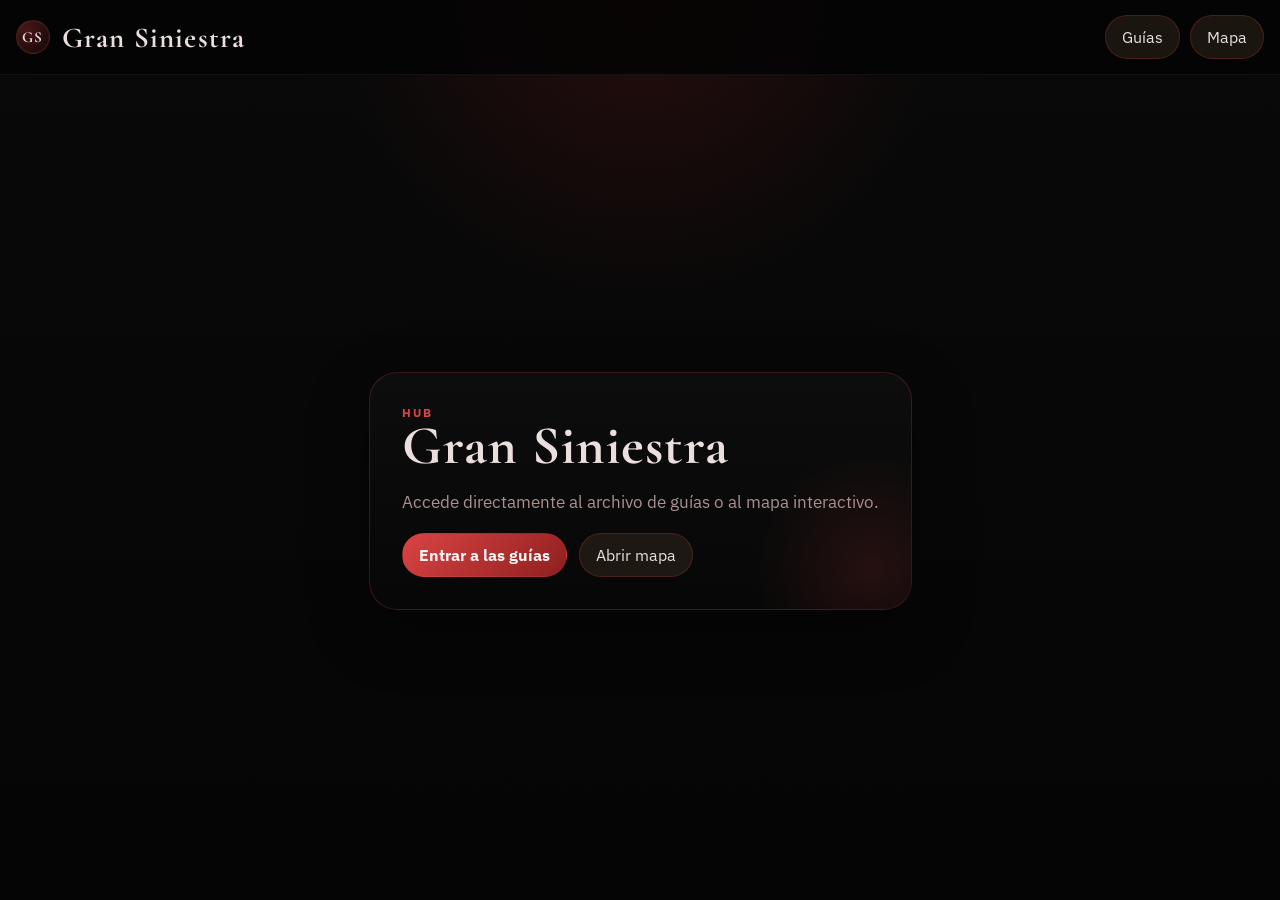
<file: index.html>
<!DOCTYPE html>
<html lang="es">
<head>
  <meta charset="utf-8" />
  <meta name="viewport" content="width=device-width, initial-scale=1" />
  <title>Gran Siniestra</title>
  <meta
    name="description"
    content="Hub principal para entrar a las guías o al mapa de Gran Siniestra."
  />
  <link rel="stylesheet" href="./assets/styles/main.css" />
</head>
<body>
  <header class="topbar">
    <div class="container inner">
      <a class="brand" href="./index.html">
        <span class="brand-mark">GS</span>
        <span>Gran Siniestra</span>
      </a>
      <nav class="nav">
        <a href="./guias.html">Guías</a>
        <a href="./mapa.html">Mapa</a>
      </nav>
    </div>
  </header>

  <main>
    <section class="hero hero-hub">
      <div class="container hero-hub-inner">
        <div class="hero-panel">
          <div class="eyebrow">Hub</div>
          <h1>Gran Siniestra</h1>
          <p class="lede muted">
            Accede directamente al archivo de guías o al mapa interactivo.
          </p>
          <div class="actions">
            <a class="button button-primary" href="./guias.html">Entrar a las guías</a>
            <a class="button" href="./mapa.html">Abrir mapa</a>
          </div>
        </div>
      </div>
    </section>
  </main>
</body>
</html>
</file>
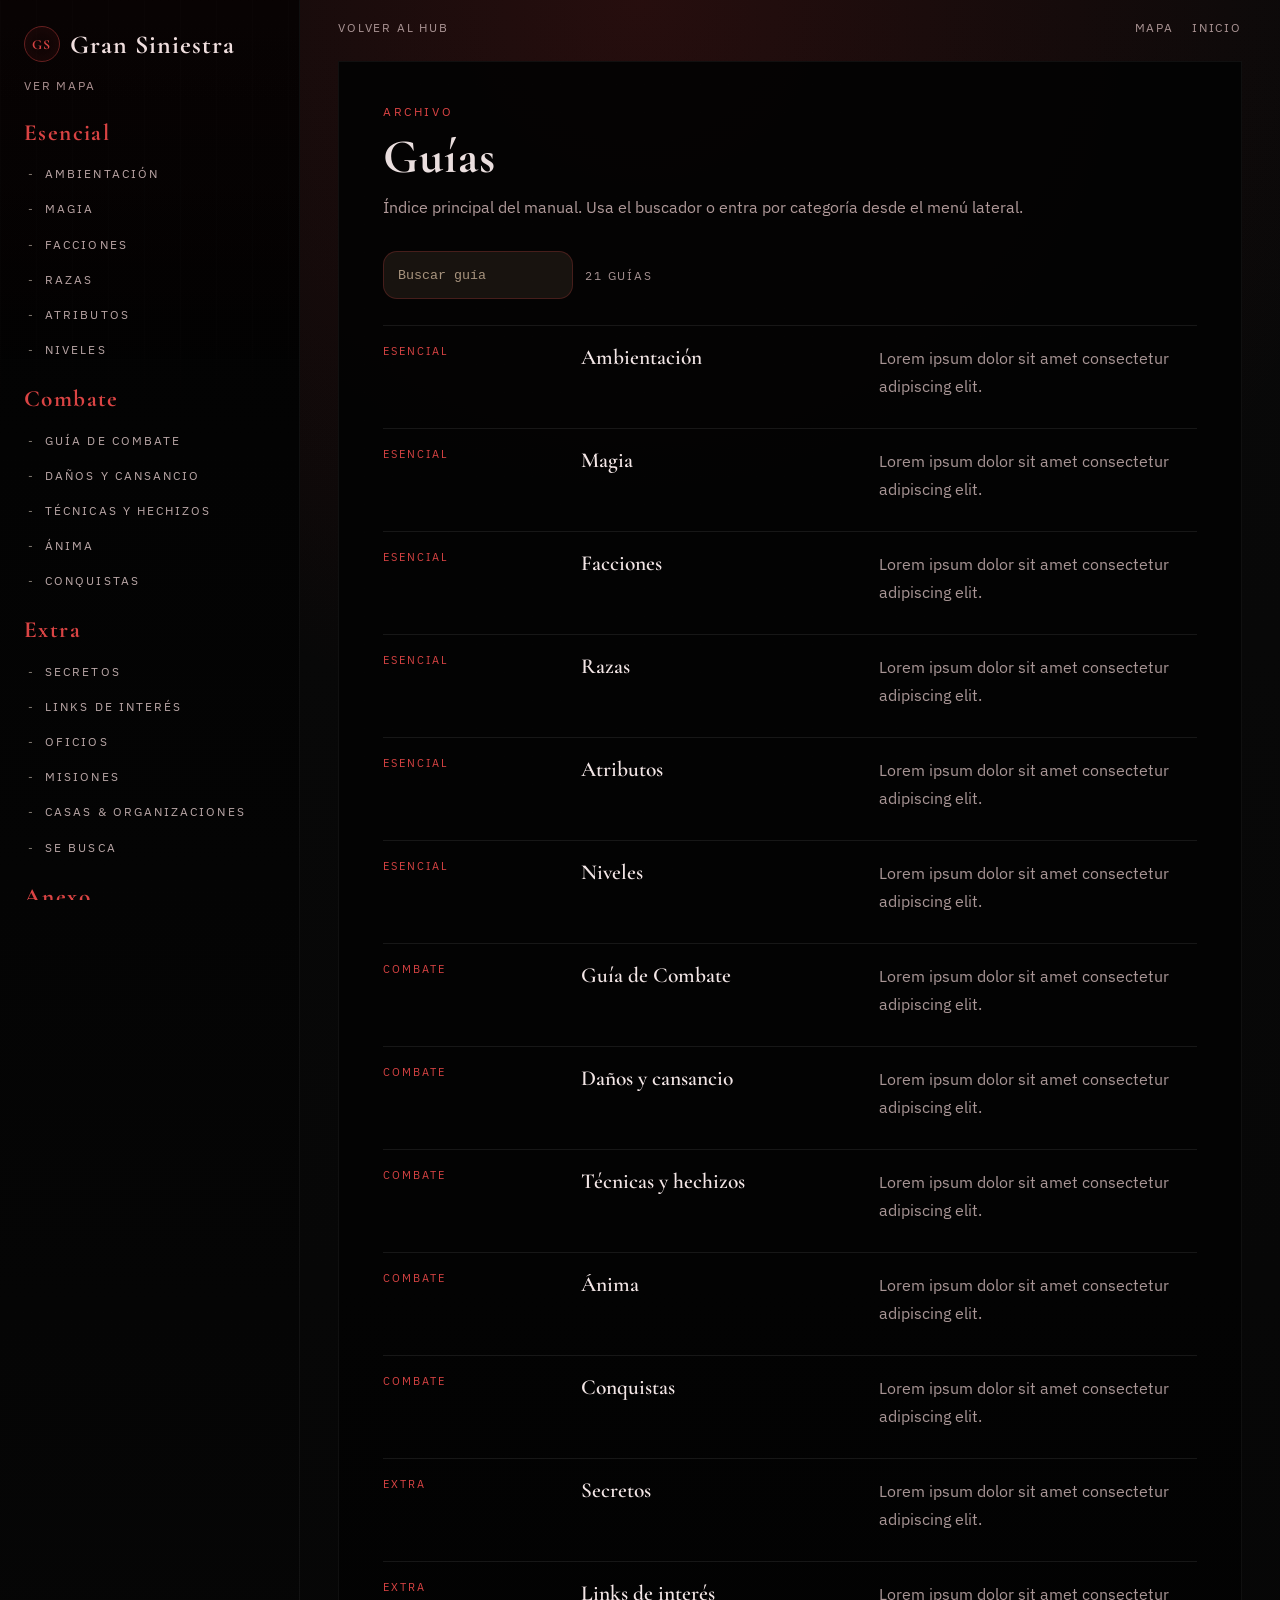
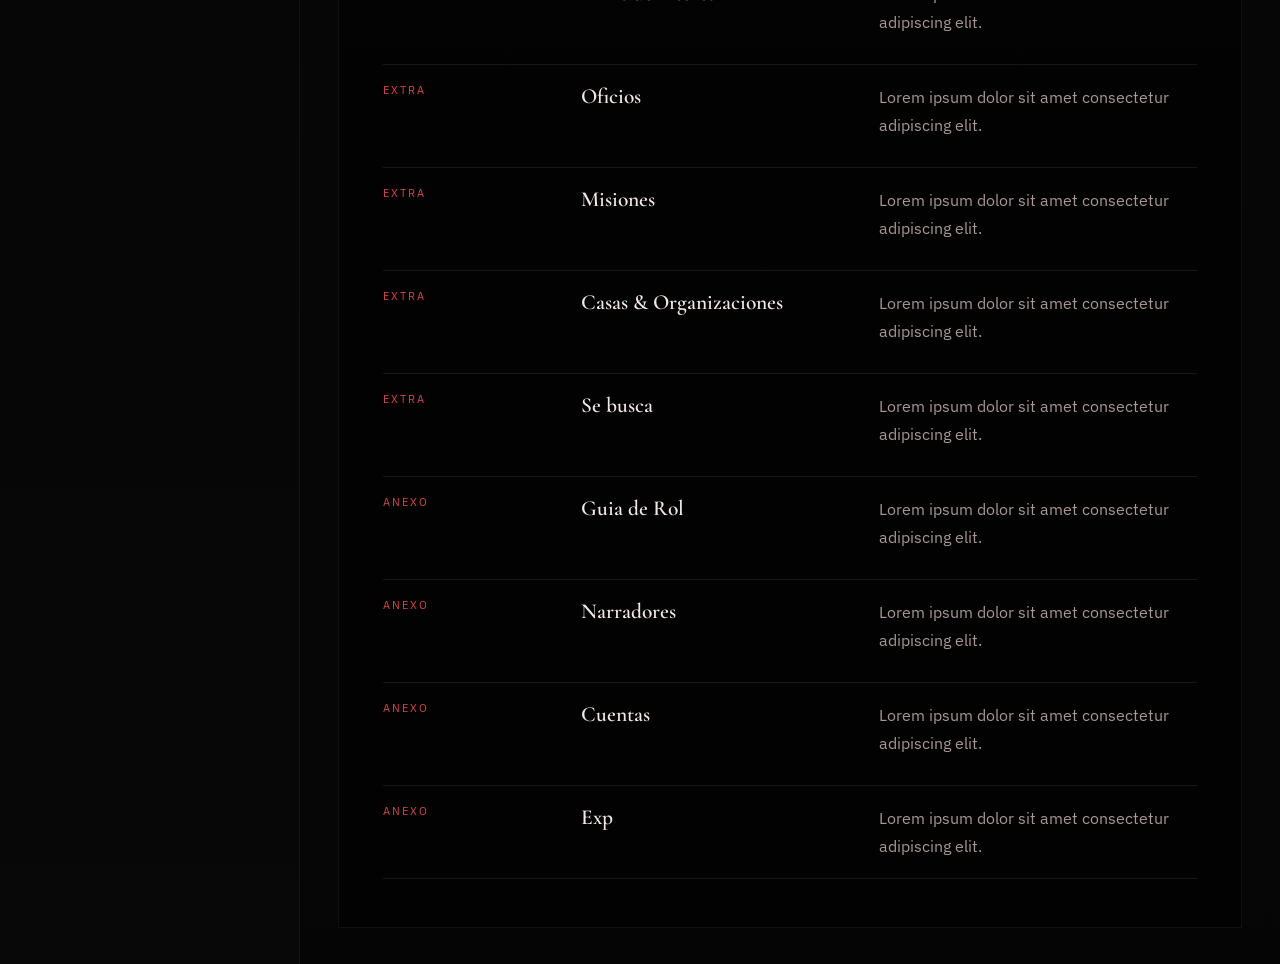
<file: guias.html>
<!DOCTYPE html>
<html lang="es">
<head>
  <meta charset="utf-8" />
  <meta name="viewport" content="width=device-width, initial-scale=1" />
  <title>Guías | Gran Siniestra</title>
  <link rel="stylesheet" href="./assets/styles/main.css" />
</head>
<body>
  <main class="guide-shell guide-shell-index">
    <aside class="guide-sidebar">
      <div class="guide-sidebar-inner">
        <div class="guide-sidebar-top">
          <a class="guide-brand" href="./index.html">
            <span class="guide-brand-mark">GS</span>
            <span>Gran Siniestra</span>
          </a>
          <a class="guide-mini-link" href="./mapa.html">Ver mapa</a>
        </div>
        <div id="guideIndexNav" class="guide-sidebar-nav"></div>
      </div>
    </aside>

    <section class="guide-stage">
      <header class="guide-stage-head">
        <a class="guide-back-link" href="./index.html">Volver al hub</a>
        <nav class="guide-stage-links">
          <a href="./mapa.html">Mapa</a>
          <a href="./index.html">Inicio</a>
        </nav>
      </header>

      <div class="guide-stage-body">
        <section class="guide-paper guide-index-paper">
          <header class="guide-paper-head">
            <div class="guide-kicker">Archivo</div>
            <h1>Guías</h1>
            <p>
              Índice principal del manual. Usa el buscador o entra por categoría desde el menú lateral.
            </p>
          </header>

          <div class="guide-toolbar">
            <div class="field">
              <input
                id="searchInput"
                class="input"
                type="search"
                placeholder="Buscar guía"
              />
            </div>
            <div id="resultsMeta" class="guide-results-meta">Cargando guías</div>
          </div>

          <section id="guideList" class="guide-index-list"></section>
        </section>
      </div>
    </section>
  </main>

  <script src="./assets/app.js"></script>
  <script>
    function buildIndexSidebar(groups) {
      return groups.map((group) => `
        <section class="guide-nav-group">
          <h2>${escapeHtml(group.category)}</h2>
          <ul>
            ${group.items.map((item) => `
              <li>
                <a href="./guia.html?slug=${encodeURIComponent(item.slug)}">${escapeHtml(item.title)}</a>
              </li>
            `).join('')}
          </ul>
        </section>
      `).join('');
    }

    async function init() {
      const guides = await fetchCsv('./data/guias.csv');
      const list = document.getElementById('guideList');
      const searchInput = document.getElementById('searchInput');
      const resultsMeta = document.getElementById('resultsMeta');
      const guideIndexNav = document.getElementById('guideIndexNav');
      const groupedGuides = groupBy(guides, (item) => item.category || 'Sin categoría');

      guideIndexNav.innerHTML = buildIndexSidebar(groupedGuides);

      function render() {
        const query = searchInput.value.trim().toLowerCase();
        const filtered = guides.filter((guide) => {
          const haystack = `${guide.title} ${guide.category} ${guide.description}`.toLowerCase();
          return haystack.includes(query);
        });

        resultsMeta.textContent = `${filtered.length} guías`;

        if (!filtered.length) {
          list.innerHTML = '<div class="empty-state">No se encontraron guías.</div>';
          return;
        }

        list.innerHTML = filtered.map((guide) => `
          <a class="guide-index-row" href="./guia.html?slug=${encodeURIComponent(guide.slug)}">
            <span>${escapeHtml(guide.category || 'Sin categoría')}</span>
            <strong>${escapeHtml(guide.title)}</strong>
            <p>${escapeHtml(guide.description || 'Sin descripción.')}</p>
          </a>
        `).join('');
      }

      searchInput.addEventListener('input', render);
      render();
    }

    init().catch((error) => {
      console.error(error);
      document.getElementById('guideList').innerHTML = '<div class="empty-state">No se pudieron cargar las guías.</div>';
      document.getElementById('resultsMeta').textContent = 'Error';
    });
  </script>
</body>
</html>
</file>
<file: assets/styles/main.css>
@import url("https://fonts.googleapis.com/css2?family=Cormorant+Garamond:wght@500;600;700&family=IBM+Plex+Sans:wght@400;500;600;700&display=swap");

@import url("./tokens/theme.css");
@import url("./base/reset.css");
@import url("./base/typography.css");
@import url("./layout/container.css");
@import url("./layout/topbar.css");
@import url("./layout/guide-shell.css");
@import url("./components/buttons.css");
@import url("./components/cards.css");
@import url("./components/forms.css");
@import url("./components/map.css");
@import url("./components/content.css");
@import url("./pages/home.css");
@import url("./pages/guides.css");
@import url("./pages/utilities.css");
@import url("./pages/mapa.css");
@import url("./utilities/responsive.css");
</file>
